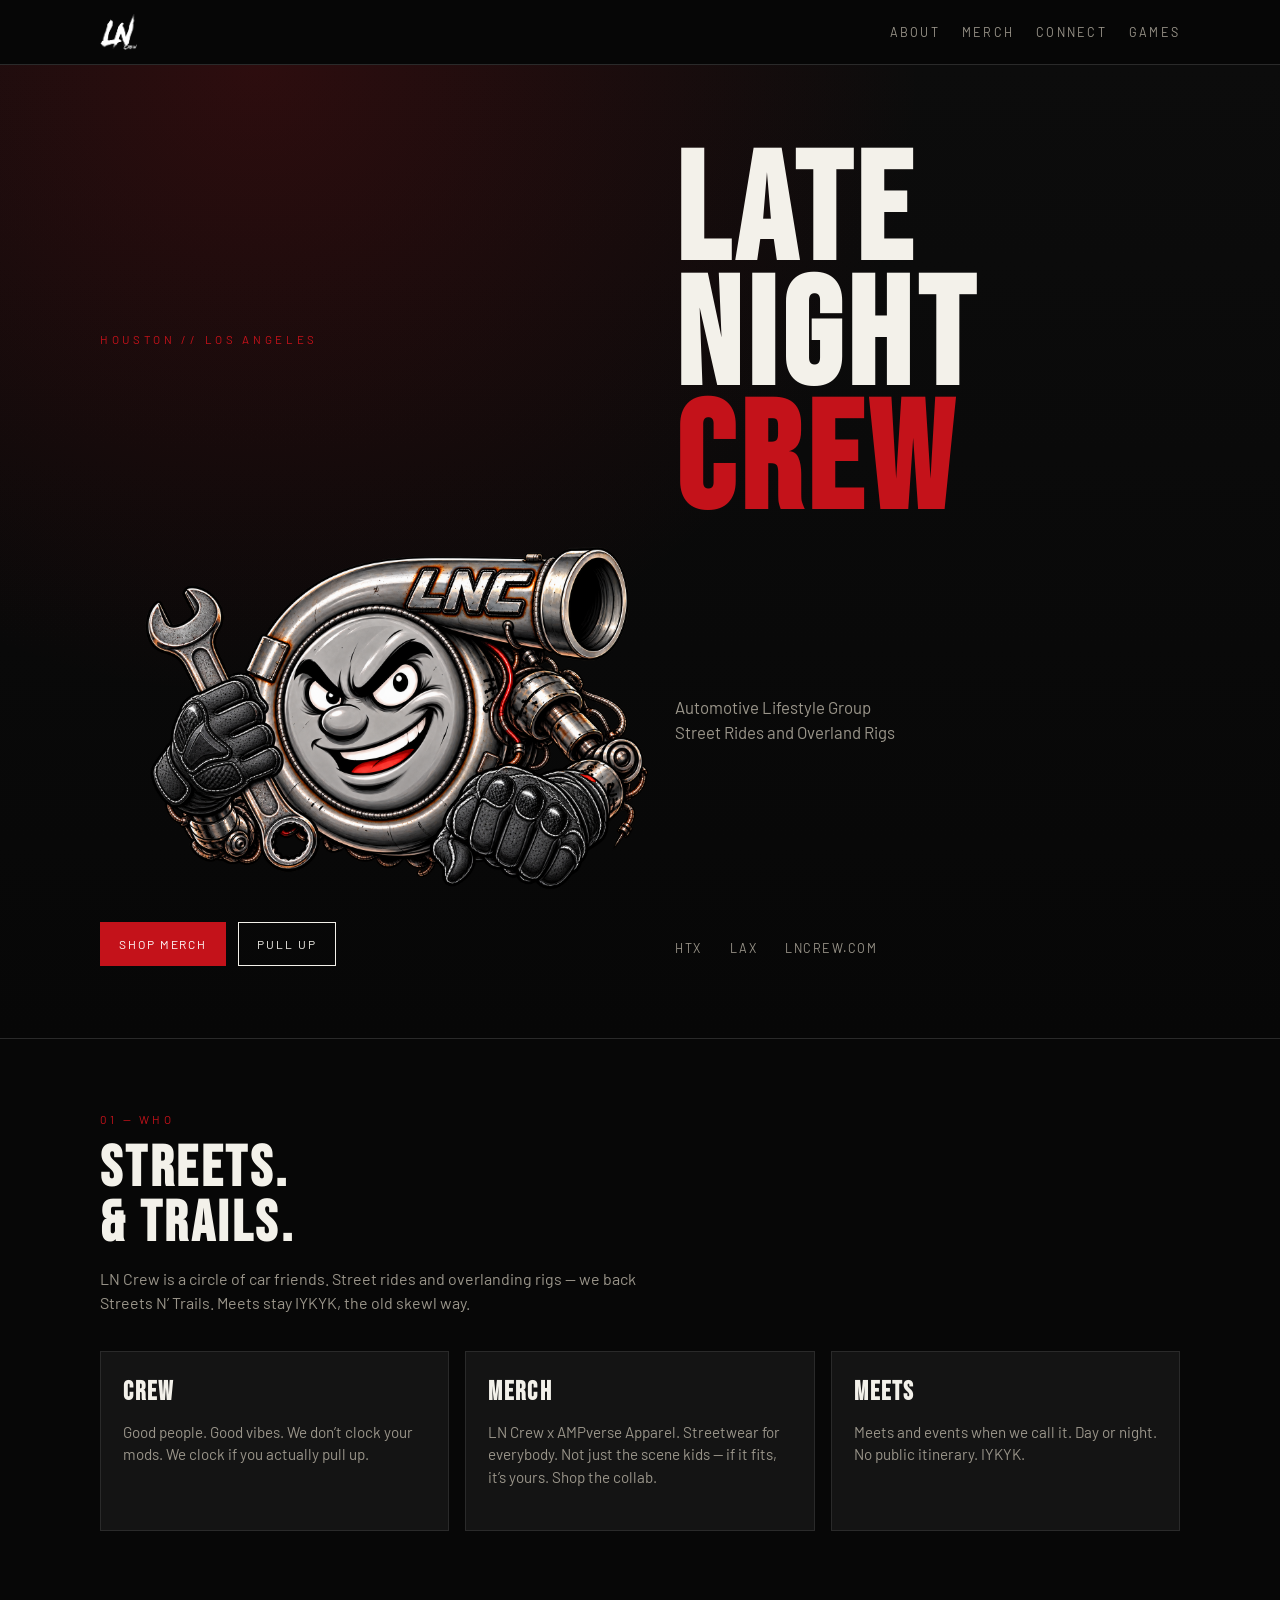
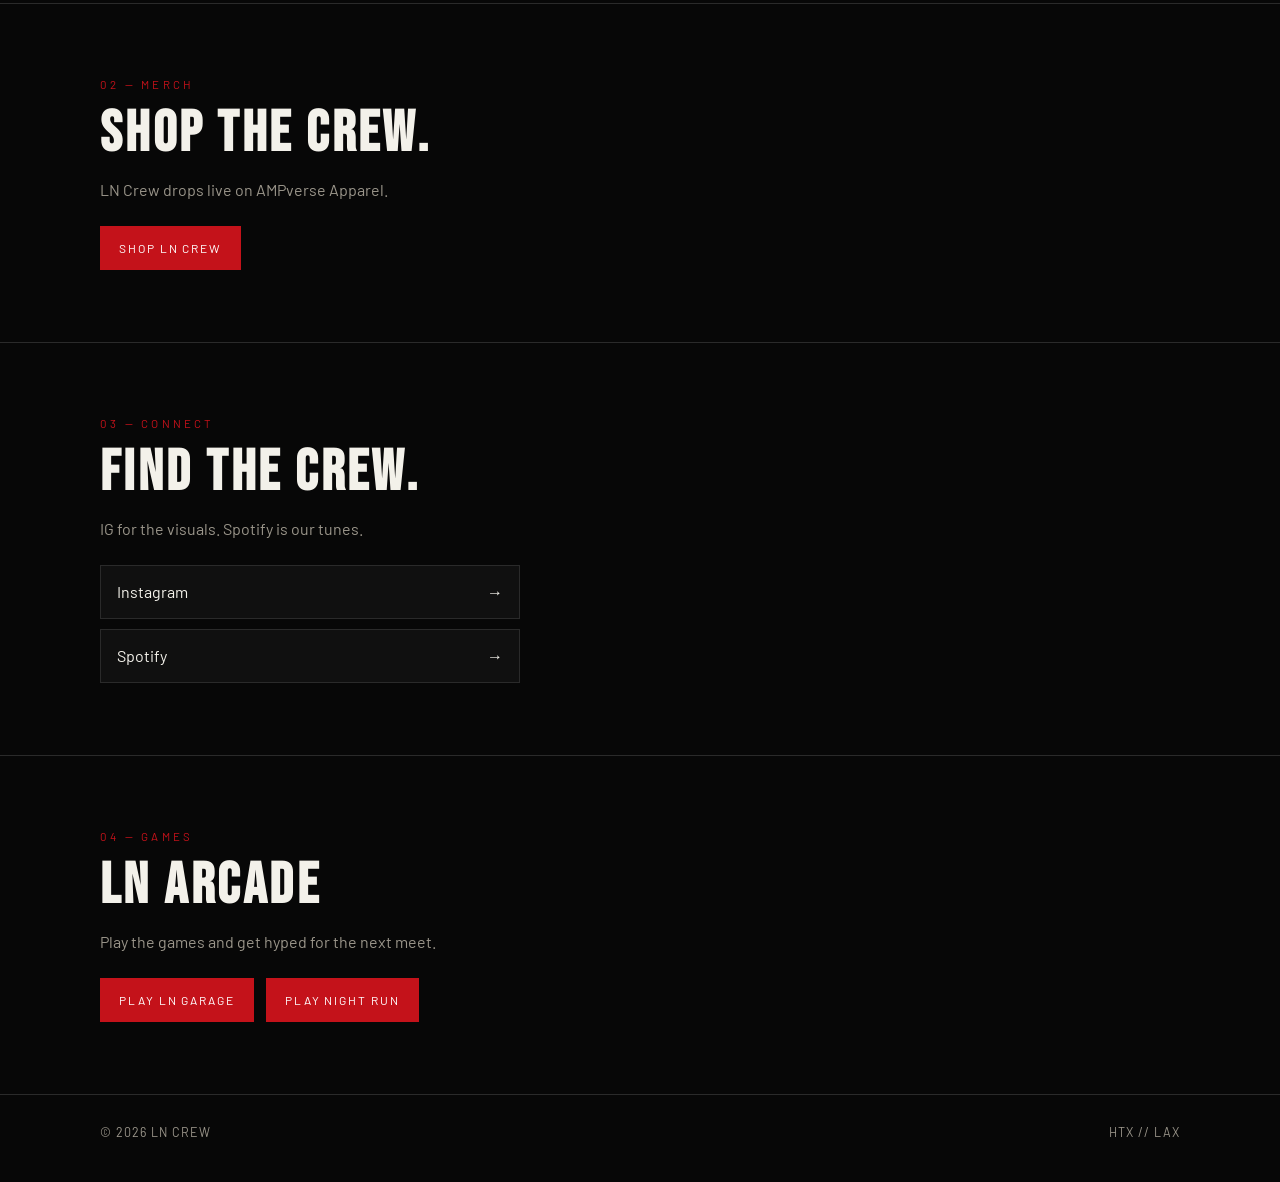
<file: index.html>
<!DOCTYPE html>
<html lang="en">
<head>
  <meta charset="UTF-8" />
  <meta name="viewport" content="width=device-width, initial-scale=1" />
  <title>LN CREW — Late Night Crew</title>
  <link rel="icon" href="favicon.png" type="image/png" />
<link rel="apple-touch-icon" href="favicon.png" />
  <meta name="description" content="Late Night Crew. Houston. Merch, meets, late hours." />
  <link rel="preconnect" href="https://fonts.googleapis.com" />
  <link rel="preconnect" href="https://fonts.gstatic.com" crossorigin />
  <link href="https://fonts.googleapis.com/css2?family=Barlow:wght@400;500;600&family=Bebas+Neue&display=swap" rel="stylesheet" />
  <link rel="stylesheet" href="css/style.css" />
</head>
<body>
  <header class="nav">
    <div class="wrap nav-inner">
      <a class="wordmark" href="#top">
  <img src="images/ln-logo.png" alt="LN Crew" />
</a>
      <nav class="nav-links">
        <a class="nav-link hide-sm" href="#about">About</a>
        <a class="nav-link" href="#merch">Merch</a>
        <a class="nav-link" href="#connect">Connect</a>
        <a class="nav-link" href="#games">Games</a>
      </nav>
    </div>
  </header>

  <main id="top">
    <section class="hero">
      <div class="wrap hero-grid">
        <p class="kicker">Houston // Los Angeles</p>
        <h1>LATE<br />NIGHT<br /><em>CREW</em></h1>
        <img class="hero-pic" src="images/lnc-turbo.png" alt="LNC turbo" />
        <p class="tag">Automotive Lifestyle Group<br>Street Rides and Overland Rigs</p>
        <div class="actions">
          <a class="btn btn-solid" href="https://www.ampverseapparel.com/category/ln-crew" target="_blank" rel="noopener">Shop merch</a>
          <a class="btn btn-ghost" href="#connect">Pull up</a>
        </div>
        <div class="meta-row">
          <span>HTX</span>
          <span>LAX</span>
          <span>LNCrew.com</span>
        </div>
      </div>
    </section>

    <section id="about">
      <div class="wrap">
        <p class="sec-label">01 — Who</p>
        <h2>Streets.<br />& Trails.</h2>
        <p class="lede">
          LN Crew is a circle of car friends. Street rides and overlanding rigs — we back Streets N’ Trails. Meets stay IYKYK, the old skewl way.
        
        </p>
        <div class="cards">
          <article class="card">
            <h3>CREW</h3>
            <p>Good people. Good vibes. We don’t clock your mods. We clock if you actually pull up.</p>
              
          </article>
          <article class="card">
            <h3>MERCH</h3>
            <p>LN Crew x AMPverse Apparel. Streetwear for everybody. Not just the scene kids — if it fits, it’s yours. Shop the collab.</p>
          </article>
          <article class="card">
            <h3>MEETS</h3>
            <p>Meets and events when we call it. Day or night. No public itinerary. IYKYK.</p>
           
          </article>
        </div>
      </div>
    </section>

        <section id="merch">
      <div class="wrap">
        <p class="sec-label">02 — Merch</p>
        <h2>Shop the crew.</h2>
        <p class="lede">
          LN Crew drops live on AMPverse Apparel.
        </p>
        <div class="actions" style="margin-top: 24px;">
          <a class="btn btn-solid" href="https://www.ampverseapparel.com/category/ln-crew" target="_blank" rel="noopener">Shop LN Crew</a>
          
        </div>
      </div>
    </section>

    <section id="connect">
      <div class="wrap">
        <p class="sec-label">03 — Connect</p>
        <h2>Find the crew.</h2>
        <p class="lede">
  IG for the visuals. Spotify is our tunes.
</p>
        <div class="links">
          <a href="https://instagram.com/l.n.crew" target="_blank" rel="noopener">Instagram <span>→</span></a>
          <a href="https://open.spotify.com/artist/1G2NHHUly0PapoErdiLo6Z?si=BLTj8b4iSQiFhgiHpY3kBA/" target="_blank" rel="noopener">Spotify <span>→</span></a>
          
        </div>
      </div>
    </section>

    <section id="games">
      <div class="wrap">
        <p class="sec-label">04 — Games</p>
        <h2>LN Arcade</h2>
        <p class="lede">
          Play the games and get hyped for the next meet.
        </p>
        <div class="actions" style="margin-top: 24px;">
          <a class="btn btn-solid" href="game-garage.html" target="_blank" rel="noopener">Play LN Garage</a>
          <a class="btn btn-solid" href="game-nightrun.html" target="_blank" rel="noopener">Play Night Run</a>
          
        </div>
      </div>
    </section>
 
  </main>

  <footer class="footer wrap">
    <span>© 2026 LN CREW</span>
    <span>HTX // LAX</span>
  </footer>
</body>
</html>
</file>
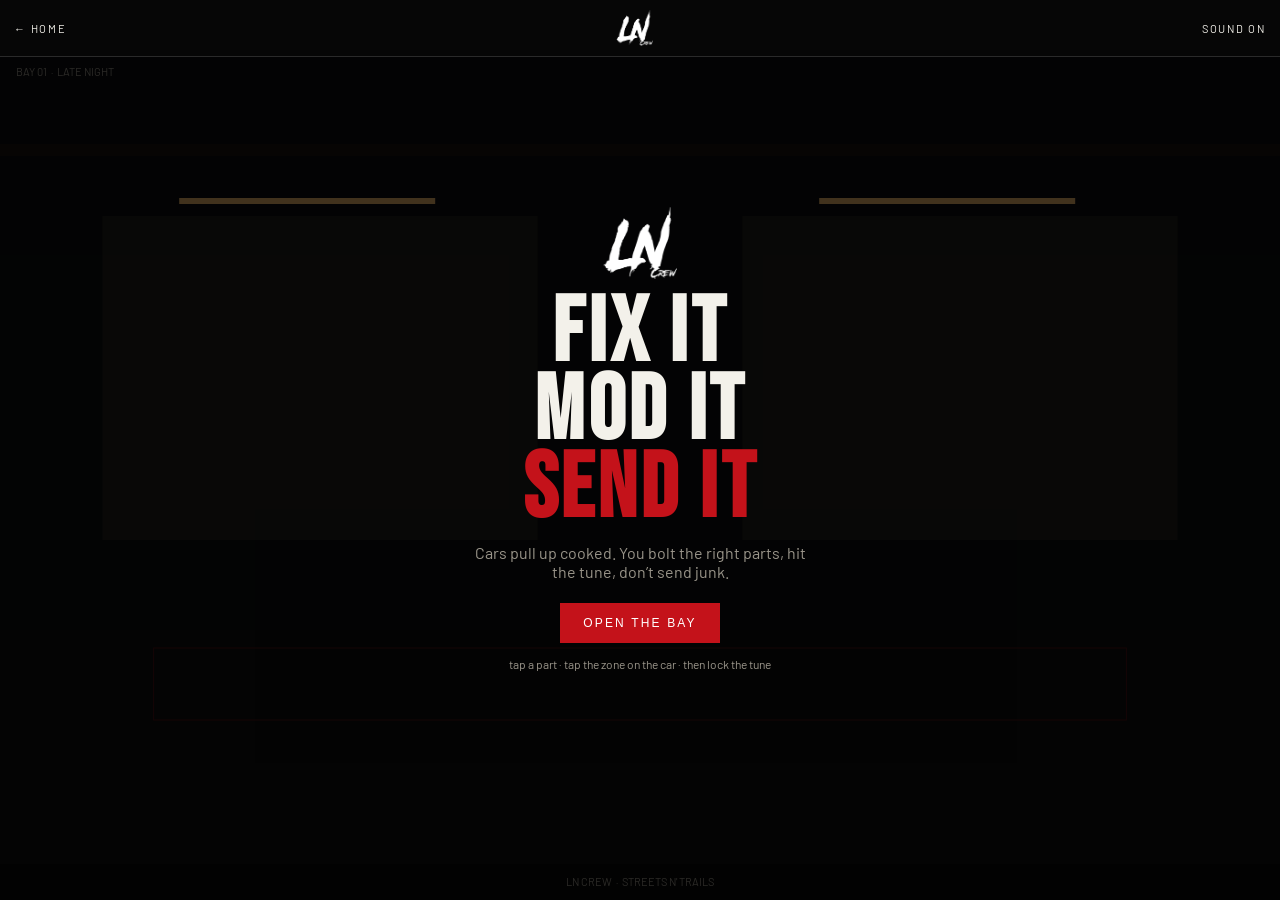
<file: game-garage.html>
<!DOCTYPE html>
<html lang="en">
<head>
  <meta charset="UTF-8" />
  <meta name="viewport" content="width=device-width, initial-scale=1, maximum-scale=1, user-scalable=no" />
  <title>GARAGE — LN CREW</title>
  <link rel="icon" href="favicon.png" type="image/png" />
  <link rel="preconnect" href="https://fonts.googleapis.com" />
  <link rel="preconnect" href="https://fonts.gstatic.com" crossorigin />
  <link href="https://fonts.googleapis.com/css2?family=Bebas+Neue&family=Barlow:wght@500;600&display=swap" rel="stylesheet" />
  <style>
    :root { --bg:#070707; --red:#c4121a; --ink:#f3f1ea; --muted:#9a958a; }
    * { box-sizing: border-box; margin: 0; padding: 0; }
    html, body { height: 100%; background: var(--bg); color: var(--ink); font-family: Barlow, sans-serif; overflow: hidden; }
    .bar {
      position: fixed; top: 0; left: 0; right: 0; z-index: 8;
      display: flex; align-items: center; justify-content: space-between;
      padding: 10px 14px; background: rgba(7,7,7,.88); border-bottom: 1px solid #2a2a2a;
    }
    .bar a { color: inherit; text-decoration: none; }
    .home-link { color: #9a958a; letter-spacing: .16em; font-size: 11px; text-transform: uppercase; }
    .home-link:hover { color: #fff; }
    .mark img { height: 36px; width: auto; display: block; }
    .overlay-logo { height: 72px; width: auto; margin: 0 auto 16px; display: block; }
    canvas { display: block; width: 100%; height: 100%; background: #070707; }
    #hud {
      position: fixed; left: 14px; right: 14px; top: 52px; z-index: 4;
      display: none; justify-content: space-between; pointer-events: none;
      font-family: "Bebas Neue", Impact, sans-serif; letter-spacing: .08em; font-size: 22px;
    }
    #hud.show { display: flex; }
    #hud small { display: block; color: var(--muted); font-family: Barlow, sans-serif; font-size: 10px; letter-spacing: .2em; text-transform: uppercase; }
    #job {
      position: fixed; left: 14px; right: 14px; top: 108px; z-index: 4; display: none;
      background: rgba(8,8,8,.78); border: 1px solid #2a2a2a; padding: 8px 10px; pointer-events: none;
    }
    #job.show { display: block; }
    #job h3 { font-family: "Bebas Neue", Impact, sans-serif; font-size: 20px; letter-spacing: .06em; }
    #job h3 b { color: var(--red); }
    #job p { font-size: 12px; color: var(--muted); margin-top: 2px; }
    #timerbar { height: 4px; background: #1a1a1a; margin-top: 8px; }
    #timerbar > i { display: block; height: 100%; width: 100%; background: var(--red); }
    #overlay {
      position: fixed; inset: 0; z-index: 6; display: flex; align-items: center; justify-content: center;
      background: rgba(0,0,0,.72); text-align: center; padding: 24px;
    }
    #overlay.hidden { display: none; }
    #overlay h1 { font-family: "Bebas Neue", Impact, sans-serif; font-size: clamp(48px, 14vw, 92px); line-height: .85; letter-spacing: .04em; }
    #overlay h1 em { font-style: normal; color: var(--red); }
    #overlay p { color: var(--muted); margin: 14px auto 22px; max-width: 340px; }
    .btn {
      display: inline-block; border: 1px solid var(--red); color: #fff; background: var(--red);
      padding: 12px 22px; letter-spacing: .18em; text-transform: uppercase; font-size: 12px; cursor: pointer;
    }
    .hint { margin-top: 16px; font-size: 12px; color: #6b675f; }
    #toast {
      position: fixed; left: 50%; top: 42%; transform: translate(-50%,-50%); z-index: 7;
      font-family: "Bebas Neue", Impact, sans-serif; font-size: 34px; letter-spacing: .08em;
      color: #fff; text-shadow: 0 4px 18px #000; pointer-events: none; opacity: 0;
    }
    #tune {
      position: fixed; left: 14px; right: 14px; bottom: 118px; z-index: 5;
      background: rgba(8,8,8,.92); border: 1px solid #3a1518; padding: 12px; display: none;
    }
    #tune.show { display: block; }
    #tune .lbl { font-size: 12px; letter-spacing: .16em; color: var(--red); }
    #tune .track { position: relative; height: 28px; background: #161616; margin: 10px 0 12px; overflow: hidden; }
    #tune .sweet { position: absolute; top: 0; bottom: 0; background: rgba(196,18,26,.35); border-left: 2px solid var(--red); border-right: 2px solid var(--red); }
    #tune .needle { position: absolute; top: 0; bottom: 0; width: 3px; background: #f3f1ea; }
    #bench {
      position: fixed; left: 0; right: 0; bottom: 0; z-index: 4; display: none;
      padding: 8px 8px 12px; background: linear-gradient(180deg, transparent, #070707 18%);
    }
    #bench.show { display: block; }
    #parts { display: grid; grid-template-columns: repeat(4, 1fr); gap: 7px; }
    .part {
      border: 1px solid #2a2a2a; background: #121212; color: var(--ink);
      font-family: Barlow, sans-serif; font-size: 11px; letter-spacing: .04em;
      padding: 10px 4px 8px; text-align: center; cursor: pointer; min-height: 58px;
    }
    .part.on { border-color: var(--red); background: #2a0c12; color: #fff; }
    .part .ico { font-size: 16px; display: block; margin-bottom: 3px; color: var(--red); }
  </style>
</head>
<body>
  <div class="bar">
    <a class="home-link" href="https://lncrew.com/">← Home</a>
    <a class="mark" href="https://lncrew.com/" title="LN Crew home">
      <img src="images/ln-logo.png" alt="LN Crew" onerror="this.src='https://lncrew.com/images/ln-logo.png'" />
    </a>
    <a class="home-link" href="#" id="muteBtn" style="text-align:right">Sound on</a>
  </div>
  <div id="hud">
    <div><small>Cash</small>$<span id="cash">0</span></div>
    <div style="text-align:center"><small>Job</small><span id="jobn">1</span>/6</div>
    <div style="text-align:right"><small>Best</small>$<span id="best">0</span></div>
  </div>
  <div id="job">
    <h3 id="carName">S14</h3>
    <p id="jobTxt">—</p>
    <div id="timerbar"><i id="tfill"></i></div>
  </div>
  <div id="toast"></div>
  <div id="tune">
    <div class="lbl" id="tuneLbl">BOOST TUNE</div>
    <div class="track">
      <div class="sweet" id="sweet"></div>
      <div class="needle" id="needle"></div>
    </div>
    <button class="btn" id="tuneHit" style="width:100%">Lock it</button>
  </div>
  <div id="bench"><div id="parts"></div></div>
  <div id="overlay">
    <div>
      <img class="overlay-logo" src="images/ln-logo.png" alt="LN Crew" onerror="this.src='https://lncrew.com/images/ln-logo.png'" />
      <h1>FIX IT<br />MOD IT<br /><em>SEND IT</em></h1>
      <p>Cars pull up cooked. You bolt the right parts, hit the tune, don’t send junk.</p>
      <button class="btn" id="startBtn">Open the bay</button>
      <p class="hint">tap a part · tap the zone on the car · then lock the tune</p>
    </div>
  </div>
  <canvas id="c"></canvas>
  <script>
  (() => {
    const canvas = document.getElementById("c");
    const ctx = canvas.getContext("2d");
    const overlay = document.getElementById("overlay");
    const startBtn = document.getElementById("startBtn");
    const hud = document.getElementById("hud");
    const jobBox = document.getElementById("job");
    const bench = document.getElementById("bench");
    const partsEl = document.getElementById("parts");
    const toast = document.getElementById("toast");
    const tuneBox = document.getElementById("tune");
    const sweet = document.getElementById("sweet");
    const needle = document.getElementById("needle");
    const LOGO = "images/ln-logo.png";
    const LOGO_FB = "https://lncrew.com/images/ln-logo.png";
    const BEST_KEY = "lncrew_garage_best";
    let best = Number(localStorage.getItem(BEST_KEY) || 0);
    document.getElementById("best").textContent = String(best);

    const sfx = {
      ctx: null, muted: false,
      unlock() { if (!this.ctx) this.ctx = new (window.AudioContext || window.webkitAudioContext)(); if (this.ctx.state === "suspended") this.ctx.resume(); },
      beep(freq, dur, type, gain) {
        if (this.muted || !this.ctx) return;
        const o = this.ctx.createOscillator(); const g = this.ctx.createGain();
        o.type = type || "square"; o.frequency.value = freq;
        g.gain.setValueAtTime(gain || 0.08, this.ctx.currentTime);
        g.gain.exponentialRampToValueAtTime(0.001, this.ctx.currentTime + dur);
        o.connect(g); g.connect(this.ctx.destination); o.start(); o.stop(this.ctx.currentTime + dur);
      },
      wrench() { this.beep(180, 0.06); this.beep(320, 0.08); },
      wrong() { this.beep(110, 0.18, "sawtooth", 0.08); },
      cash() { this.beep(520, 0.08); this.beep(740, 0.12); },
      lock() { this.beep(440, 0.1, "triangle", 0.07); }
    };
    document.getElementById("muteBtn").addEventListener("click", (e) => {
      e.preventDefault();
      sfx.muted = !sfx.muted;
      e.currentTarget.textContent = sfx.muted ? "Sound off" : "Sound on";
    });

    let W = 420, H = 780, dpr = 1;
    function resize() {
      dpr = Math.min(window.devicePixelRatio || 1, 2);
      W = window.innerWidth;
      H = window.innerHeight;
      canvas.width = W * dpr;
      canvas.height = H * dpr;
      ctx.setTransform(dpr, 0, 0, dpr, 0, 0);
    }
    window.addEventListener("resize", resize);
    resize();

    const CATALOG = [
      { id:"turbo", name:"T3 TURBO", ico:"◉", slot:"engine" },
      { id:"manifold", name:"ELBOW", ico:"∟", slot:"engine" },
      { id:"coils", name:"COILOVERS", ico:"∥", slot:"susp" },
      { id:"arms", name:"LCA ARMS", ico:"⋀", slot:"susp" },
      { id:"wheels", name:"TE37s", ico:"⊕", slot:"wheels" },
      { id:"tires", name:"NT05s", ico:"○", slot:"wheels" },
      { id:"pads", name:"PADS", ico:"▣", slot:"brakes" },
      { id:"lines", name:"SS LINES", ico:"≈", slot:"brakes" },
      { id:"lip", name:"FRONT LIP", ico:"▾", slot:"body" },
      { id:"wing", name:"TRUNK WING", ico:"▬", slot:"body" },
      { id:"ecu", name:"PIGGYBACK", ico:"▦", slot:"tune" },
      { id:"waste", name:"WASTEGATE", ico:"◎", slot:"engine" },
      { id:"intake", name:"SHORT RAM", ico:"S", slot:"engine" },
      { id:"camber", name:"CAMBER KIT", ico:"∠", slot:"susp" },
      { id:"rotors", name:"SLOTTED", ico:"⊗", slot:"brakes" },
      { id:"wrap", name:"LN WRAP", ico:"LN", slot:"body" }
    ];
    const BUILDS = [
      { name:"S14 KOUKI", kind:"s14", color:["#c4121a","#5a0a14"], jobs:[["engine","boost leak — turbo’s cooked"],["brakes","pads glazed"],["susp","needs drop"]] },
      { name:"R32 GT-R", kind:"r32", color:["#d6d0c6","#6a6660"], jobs:[["engine","stock snail gotta go"],["wheels","curbed factory steels"],["body","needs the wing"]] },
      { name:"FD RX-7", kind:"fd", color:["#1a1c20","#0a0a0a"], jobs:[["engine","apex seals begging"],["tune","map’s a mess"],["susp","sits too tall"]] },
      { name:"Z32 TT", kind:"z32", color:["#2c4a6e","#142232"], jobs:[["brakes","cooked rotors"],["wheels","need real shoes"],["body","lip smashed"]] },
      { name:"EG HATCH", kind:"eg", color:["#e8e2d6","#8a8480"], jobs:[["susp","bagged wrong"],["engine","needs pull"],["body","LN wrap that lid"]] },
      { name:"180SX", kind:"180", color:["#3a2a12","#1a1208"], jobs:[["tune","running pig rich"],["brakes","lines swelling"],["wheels","TE37s or stay home"]] }
    ];
    const SLOTS = {
      engine: { x: 0.5, y: 0.38, r: 0.08, label:"ENGINE" },
      susp:   { x: 0.28, y: 0.52, r: 0.07, label:"SUSP" },
      brakes: { x: 0.72, y: 0.52, r: 0.07, label:"BRAKES" },
      wheels: { x: 0.28, y: 0.62, r: 0.07, label:"WHEELS" },
      body:   { x: 0.72, y: 0.62, r: 0.07, label:"BODY" },
      tune:   { x: 0.5, y: 0.47, r: 0.07, label:"ECU" }
    };
    const pick = a => a[(Math.random()*a.length)|0];
    const clamp = (v,a,b) => Math.max(a, Math.min(b,v));

    const S = { screen:"menu", cash:0, jobI:0, time:1, timeMax:1, car:null, needed:[], done:{}, selected:null, tune:null, shift:6, busy:false, last:0 };

    const logoImg = new Image();
    logoImg.src = LOGO;
    logoImg.onerror = () => { logoImg.src = LOGO_FB; };
    function drawLogo(x,y,w){
      if(!logoImg.complete || !logoImg.naturalWidth) return;
      const h = w * (logoImg.naturalHeight / logoImg.naturalWidth);
      ctx.drawImage(logoImg, x-w/2, y-h/2, w, h);
    }

    function showToast(t){
      toast.textContent = t; toast.style.opacity = "1";
      clearTimeout(showToast._id);
      showToast._id = setTimeout(() => toast.style.opacity = "0", 800);
    }
    function partsForJob(needed){
      const must = needed.map(n => pick(CATALOG.filter(p => p.slot === n.slot)));
      const decoy = [];
      while (decoy.length < 4) {
        const p = pick(CATALOG);
        if (!must.find(m => m.id === p.id) && !decoy.find(d => d.id === p.id)) decoy.push(p);
      }
      return must.concat(decoy).sort(() => Math.random() - 0.5);
    }
    function nextJob(){
      S.busy = false;
      if (S.jobI >= S.shift) { endShift(); return; }
      const build = BUILDS[S.jobI % BUILDS.length];
      const jobs = build.jobs.slice(0, 3 + (S.jobI > 2 ? 1 : 0));
      S.car = { ...build, x: W + 80, inX: W * 0.5 };
      S.needed = jobs.map(j => ({ slot: j[0], txt: j[1], done: false }));
      S.done = {}; S.selected = null; S.tune = null;
      S.timeMax = 22 - Math.min(8, S.jobI * 1.2); S.time = S.timeMax;
      tuneBox.classList.remove("show");
      document.getElementById("carName").innerHTML = build.name + " <b>BAY " + (S.jobI + 1) + "</b>";
      document.getElementById("jobTxt").textContent = jobs.map(j => j[1]).join(" · ");
      document.getElementById("jobn").textContent = String(S.jobI + 1);
      partsEl.innerHTML = "";
      partsForJob(S.needed).forEach(p => {
        const b = document.createElement("button");
        b.className = "part";
        b.innerHTML = '<span class="ico">' + p.ico + "</span>" + p.name;
        b.onclick = () => {
          if (S.screen !== "play" || S.tune) return;
          S.selected = p;
          [...partsEl.children].forEach(el => el.classList.toggle("on", el === b));
        };
        partsEl.appendChild(b);
      });
      bench.classList.add("show");
    }
    function startShift(){
      sfx.unlock();
      S.screen = "play"; S.cash = 0; S.jobI = 0;
      overlay.classList.add("hidden");
      hud.classList.add("show");
      jobBox.classList.add("show");
      document.getElementById("cash").textContent = "0";
      nextJob();
    }
    function payday(mult){
      const tip = Math.floor((180 + S.jobI * 40) * (S.time / S.timeMax) * mult);
      S.cash += tip;
      document.getElementById("cash").textContent = String(S.cash);
      showToast("+$" + tip); sfx.cash();
      S.jobI++;
      setTimeout(nextJob, 700);
    }
    function failJob(why){
      if (S.busy) return;
      S.busy = true;
      showToast(why); sfx.wrong();
      S.jobI++;
      setTimeout(nextJob, 800);
    }
    function endShift(){
      S.screen = "done";
      if (S.cash > best) { best = S.cash; localStorage.setItem(BEST_KEY, String(best)); }
      document.getElementById("best").textContent = String(best);
      bench.classList.remove("show");
      hud.classList.remove("show");
      jobBox.classList.remove("show");
      tuneBox.classList.remove("show");
      overlay.classList.remove("hidden");
      overlay.querySelector("h1").innerHTML = "SHIFT<br />DONE<br /><em>$" + S.cash + "</em>";
      overlay.querySelector("p").textContent = S.cash >= 900
        ? "Pack’s rolling cleaner. You actually wrench."
        : "Some cars left half-done. Crew clocks that.";
      startBtn.textContent = "Run it back";
    }
    function openTune(){
      const kinds = [
        { name:"BOOST TUNE", sweet:.62, w:.14 },
        { name:"ALIGNMENT", sweet:.48, w:.12 },
        { name:"AFR LOCK", sweet:.55, w:.11 }
      ];
      S.tune = { ...pick(kinds), pos: 0, dir: 1, speed: 0.018 + S.jobI * 0.003 };
      document.getElementById("tuneLbl").textContent = S.tune.name;
      sweet.style.left = (S.tune.sweet * 100) + "%";
      sweet.style.width = (S.tune.w * 100) + "%";
      sweet.style.transform = "translateX(-50%)";
      tuneBox.classList.add("show");
    }
    document.getElementById("tuneHit").onclick = () => {
      if (!S.tune) return;
      const hit = Math.abs(S.tune.pos - S.tune.sweet) <= S.tune.w / 2;
      tuneBox.classList.remove("show");
      S.tune = null;
      sfx.lock();
      payday(hit ? 1.35 : 0.7);
    };
    startBtn.onclick = startShift;

    canvas.addEventListener("pointerdown", e => {
      if (S.screen !== "play" || S.tune || !S.selected) return;
      const rect = canvas.getBoundingClientRect();
      const x = (e.clientX - rect.left) / rect.width;
      const y = (e.clientY - rect.top) / rect.height;
      for (const need of S.needed) {
        if (need.done) continue;
        const sl = SLOTS[need.slot];
        const dx = x - sl.x, dy = y - sl.y;
        if (dx * dx + dy * dy <= (sl.r + 0.04) * (sl.r + 0.04)) {
          if (S.selected.slot === need.slot) {
            need.done = true;
            S.done[need.slot] = S.selected.id;
            showToast(S.selected.name + " ON");
            sfx.wrench();
            S.selected = null;
            [...partsEl.children].forEach(el => el.classList.remove("on"));
            if (S.needed.every(n => n.done)) openTune();
          } else {
            S.time -= 3;
            showToast("WRONG PART");
            sfx.wrong();
          }
          return;
        }
      }
    });

    function bodyPath(w, h) {
      const hw = w / 2, hh = h / 2;
      ctx.beginPath();
      ctx.moveTo(-hw + 8, hh - 5); ctx.lineTo(-hw, hh - 26); ctx.lineTo(-hw + 6, -hh + 32);
      ctx.lineTo(-hw + 16, -hh + 7); ctx.lineTo(hw - 16, -hh + 7); ctx.lineTo(hw - 6, -hh + 32);
      ctx.lineTo(hw, hh - 26); ctx.lineTo(hw - 8, hh - 5); ctx.closePath();
    }
    function drawCar() {
      if (!S.car) return;
      const x = S.car.x, y = H * 0.54, w = Math.min(78, W * 0.18), h = w * 2.15;
      ctx.save(); ctx.translate(x, y); ctx.rotate(-Math.PI / 2);
      ctx.fillStyle = "rgba(0,0,0,.5)";
      ctx.beginPath(); ctx.ellipse(0, 10, w * 0.5, h * 0.46, 0, 0, Math.PI * 2); ctx.fill();
      ctx.fillStyle = S.car.color[0]; bodyPath(w, h); ctx.fill();
      ctx.fillStyle = S.car.color[1]; ctx.fillRect(-w / 2 + 8, -20, w - 16, 18);
      ctx.fillStyle = "#151c24"; ctx.fillRect(-w / 2 + 14, -h / 2 + 18, w - 28, 28);
      ctx.fillStyle = "#c4121a"; ctx.fillRect(-16, h / 2 - 10, 32, 6);
      ctx.restore();
      if (S.done.body === "wrap") drawLogo(x, y - 8, 36);
    }
    function drawSlots() {
      for (const need of S.needed) {
        const sl = SLOTS[need.slot];
        const x = sl.x * W, y = sl.y * H, r = sl.r * Math.min(W, H);
        ctx.beginPath(); ctx.arc(x, y, r, 0, Math.PI * 2);
        ctx.fillStyle = need.done ? "rgba(196,18,26,.28)" : "rgba(243,241,234,.08)"; ctx.fill();
        ctx.lineWidth = 2;
        ctx.strokeStyle = need.done ? "#c4121a" : (S.selected && S.selected.slot === need.slot ? "#f3f1ea" : "#4a4a4a");
        ctx.stroke();
        ctx.fillStyle = need.done ? "#c4121a" : "#9a958a";
        ctx.font = "10px Barlow"; ctx.textAlign = "center";
        ctx.fillText(need.done ? "SET" : sl.label, x, y + 4);
      }
    }

    function loop(now) {
      requestAnimationFrame(loop);
      const dt = Math.min(0.05, S.last ? (now - S.last) / 1000 : 0.016);
      S.last = now;
      ctx.fillStyle = "#0c0d10"; ctx.fillRect(0, 0, W, H);
      ctx.fillStyle = "#1a1210"; ctx.fillRect(0, H * 0.16, W, 12);
      ctx.fillStyle = "rgba(255,210,140,.08)";
      ctx.fillRect(W * 0.08, H * 0.24, W * 0.34, H * 0.36);
      ctx.fillRect(W * 0.58, H * 0.24, W * 0.34, H * 0.36);
      ctx.fillStyle = "#e8b56a";
      ctx.fillRect(W * 0.14, H * 0.22, W * 0.2, 6);
      ctx.fillRect(W * 0.64, H * 0.22, W * 0.2, 6);
      ctx.fillStyle = "#0e0e0e"; ctx.fillRect(0, H * 0.70, W, H);
      ctx.strokeStyle = "rgba(196,18,26,.35)";
      ctx.strokeRect(W * 0.12, H * 0.72, W * 0.76, H * 0.08);
      ctx.fillStyle = "#9a958a"; ctx.font = "11px Barlow"; ctx.textAlign = "left";
      ctx.fillText("BAY 01  ·  LATE NIGHT", 16, 76);
      ctx.fillStyle = "rgba(0,0,0,0.45)"; ctx.fillRect(0, H - 36, W, 36);
      ctx.fillStyle = "#9a958a"; ctx.font = "11px Barlow"; ctx.textAlign = "center";
      ctx.fillText("LN CREW  ·  STREETS N' TRAILS", W / 2, H - 14);

      if (S.screen !== "play" || !S.car) return;
      S.car.x += (S.car.inX - S.car.x) * 0.08;
      if (!S.tune && S.needed.some(n => !n.done)) {
        S.time -= dt;
        if (S.time <= 0) { S.time = 0; failJob("TOOK TOO LONG"); }
      }
      const pct = clamp(S.time / S.timeMax, 0, 1);
      document.getElementById("tfill").style.width = (pct * 100) + "%";
      document.getElementById("tfill").style.background = pct < 0.25 ? "#e31b24" : "#c4121a";
      if (S.tune) {
        S.tune.pos += S.tune.dir * S.tune.speed * (dt * 60);
        if (S.tune.pos > 1) { S.tune.pos = 1; S.tune.dir = -1; }
        if (S.tune.pos < 0) { S.tune.pos = 0; S.tune.dir = 1; }
        needle.style.left = (S.tune.pos * 100) + "%";
      }
      drawCar();
      drawSlots();
    }
    requestAnimationFrame(loop);
  })();
  </script>
</body>
</html>
</file>
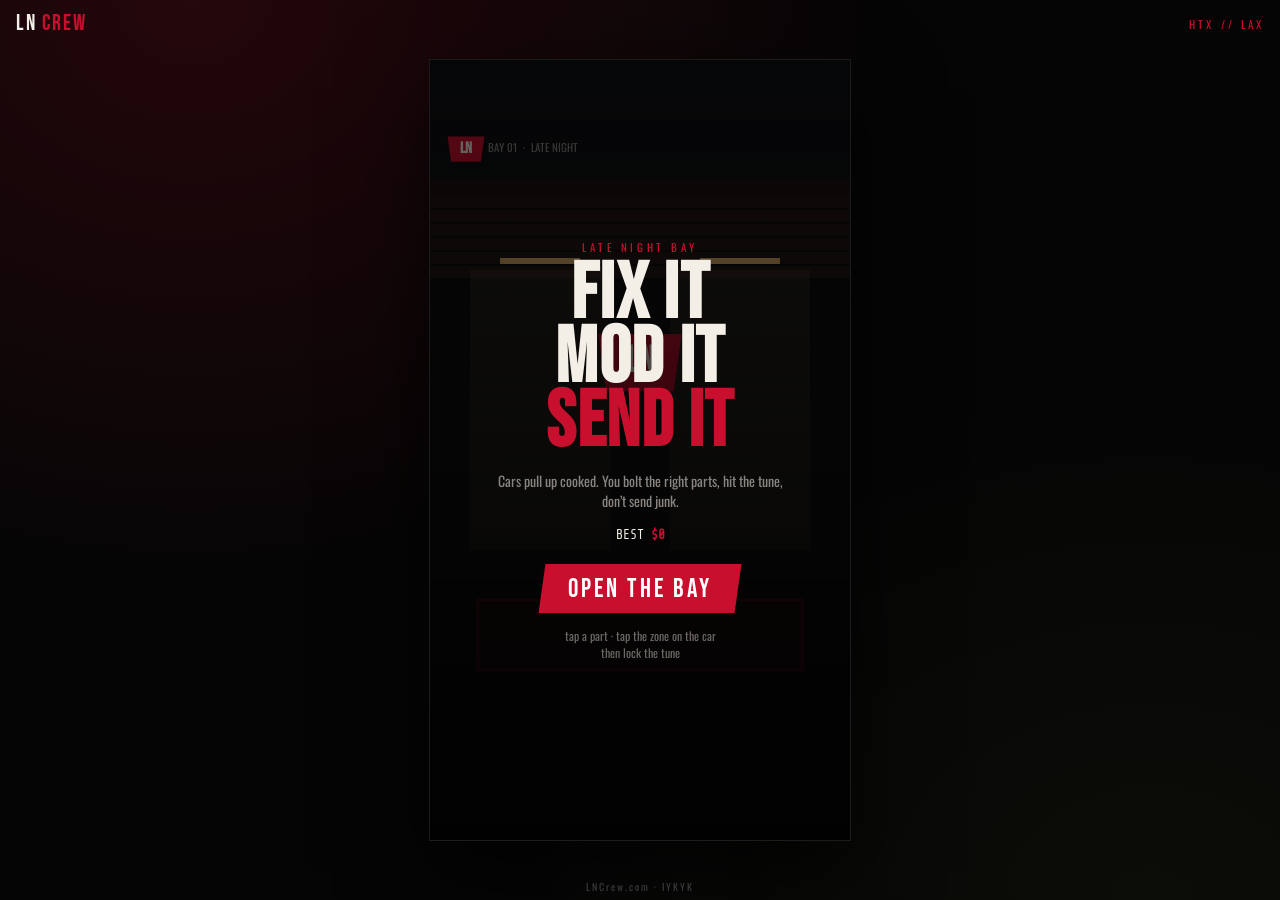
<file: game-garege.html>
<!DOCTYPE html>
<html lang="en">
<head>
  <meta charset="UTF-8" />
  <meta name="viewport" content="width=device-width, initial-scale=1, maximum-scale=1, user-scalable=no" />
  <title>LN CREW — GARAGE</title>
  <meta name="description" content="Late Night Crew garage. Fix it. Mod it. Send it." />
  <link rel="preconnect" href="https://fonts.googleapis.com" />
  <link rel="preconnect" href="https://fonts.gstatic.com" crossorigin />
  <link href="https://fonts.googleapis.com/css2?family=Bebas+Neue&family=Oswald:wght@400;600;700&family=Share+Tech+Mono&display=swap" rel="stylesheet" />
  <style>
    :root { --bg:#050505; --red:#c8102e; --hot:#ff1a3c; --cream:#f3eee6; --muted:#8a8480; --steel:#2a2d32; }
    * { box-sizing:border-box; margin:0; padding:0; }
    html, body {
      width:100%; height:100%; background:var(--bg); color:var(--cream);
      font-family:"Oswald", system-ui, sans-serif; overflow:hidden;
      touch-action:manipulation; user-select:none; -webkit-user-select:none;
    }
    #wrap {
      width:100%; height:100%; display:flex; align-items:center; justify-content:center;
      background:
        radial-gradient(ellipse at 15% 0%, rgba(200,16,46,.16), transparent 46%),
        radial-gradient(ellipse at 90% 100%, rgba(40,40,20,.2), transparent 40%),
        #050505;
    }
    header.brand {
      position:absolute; top:10px; left:0; right:0; z-index:6;
      display:flex; justify-content:space-between; align-items:center; padding:0 16px;
      pointer-events:none;
    }
    header.brand .mark { font-family:"Bebas Neue", sans-serif; letter-spacing:.08em; font-size:22px; }
    header.brand .mark span { color:var(--red); }
    header.brand .loc { font-size:11px; letter-spacing:.28em; color:var(--red); }
    #stage {
      position:relative; width:min(420px,100vw); height:min(780px,100dvh);
      background:#090909; box-shadow:0 0 0 1px #1c1c1c, 0 30px 80px rgba(0,0,0,.7);
      overflow:hidden;
    }
    canvas { display:block; width:100%; height:100%; }
    #hud { position:absolute; inset:0; z-index:3; pointer-events:none; }
    #hud.hidden { display:none; }
    #hud .top {
      display:flex; justify-content:space-between; padding:14px 12px 0;
      font-family:"Share Tech Mono", monospace; font-size:12px; letter-spacing:.05em;
    }
    #hud .muted { color:var(--muted); }
    #job {
      position:absolute; left:10px; right:10px; top:46px;
      background:rgba(8,8,8,.78); border:1px solid #2a1216; padding:8px 10px;
      pointer-events:none;
    }
    #job h3 { font-family:"Bebas Neue", sans-serif; font-size:20px; letter-spacing:.06em; color:var(--cream); }
    #job h3 b { color:var(--red); }
    #job p { font-size:12px; color:var(--muted); margin-top:2px; }
    #timerbar { height:4px; background:#1a1a1a; margin-top:8px; }
    #timerbar > i { display:block; height:100%; width:100%; background:var(--red); }
    #bench {
      position:absolute; left:0; right:0; bottom:0; z-index:4;
      padding:8px 8px 12px; background:linear-gradient(180deg, transparent, #070707 18%);
      pointer-events:auto;
    }
    #parts {
      display:grid; grid-template-columns:repeat(4,1fr); gap:7px;
    }
    .part {
      border:1px solid #2a2a2a; background:#121212; color:var(--cream);
      font-family:"Oswald", sans-serif; font-size:11px; letter-spacing:.04em;
      padding:10px 4px 8px; text-align:center; cursor:pointer;
      min-height:58px;
    }
    .part.on { border-color:var(--red); background:#2a0c12; color:#fff; }
    .part .ico { font-size:16px; display:block; margin-bottom:3px; color:var(--red); }
    #toast {
      position:absolute; left:50%; top:42%; transform:translate(-50%,-50%);
      font-family:"Bebas Neue", sans-serif; font-size:34px; letter-spacing:.08em;
      color:#fff; text-shadow:0 4px 18px #000; pointer-events:none; opacity:0;
      z-index:5;
    }
    #overlay {
      position:absolute; inset:0; z-index:7;
      display:flex; flex-direction:column; align-items:center; justify-content:center;
      background:linear-gradient(180deg, rgba(0,0,0,.55), rgba(0,0,0,.9));
      text-align:center; padding:22px 18px;
    }
    #overlay.hidden { display:none; }
    #overlay .sub { letter-spacing:.32em; font-size:11px; color:var(--red); text-transform:uppercase; }
    #overlay h1 {
      font-family:"Bebas Neue", sans-serif; font-size:clamp(48px,15vw,78px);
      line-height:.82; letter-spacing:.02em; margin-top:8px;
    }
    #overlay h1 .w { display:block; color:var(--cream); }
    #overlay h1 .r { display:block; color:var(--red); }
    #overlay .tag { margin-top:16px; color:var(--muted); max-width:300px; font-size:14px; line-height:1.4; }
    #overlay .stats { margin-top:16px; font-family:"Share Tech Mono", monospace; font-size:13px; }
    #overlay .stats b { color:var(--red); }
    button.cta {
      margin-top:22px; border:0; background:var(--red); color:#fff;
      font-family:"Bebas Neue", sans-serif; font-size:26px; letter-spacing:.12em;
      padding:10px 26px 8px; cursor:pointer; transform:skewX(-8deg);
    }
    button.cta span { display:inline-block; transform:skewX(8deg); }
    #overlay .how { margin-top:14px; font-size:12px; color:#6b6662; }
    #tune {
      position:absolute; left:12px; right:12px; bottom:96px; z-index:5;
      background:rgba(8,8,8,.92); border:1px solid #3a1518; padding:12px;
      display:none; pointer-events:auto;
    }
    #tune.show { display:block; }
    #tune .lbl { font-size:12px; letter-spacing:.16em; color:var(--red); }
    #tune .track { position:relative; height:28px; background:#161616; margin:10px 0 12px; overflow:hidden; }
    #tune .sweet { position:absolute; top:0; bottom:0; background:rgba(200,16,46,.35); border-left:2px solid var(--red); border-right:2px solid var(--red); }
    #tune .needle { position:absolute; top:0; bottom:0; width:3px; background:#f3eee6; }
    footer.credit {
      position:absolute; bottom:6px; left:0; right:0; text-align:center;
      font-size:10px; letter-spacing:.2em; color:#3a3a3a; z-index:8; pointer-events:none;
    }
  </style>
</head>
<body>
  <div id="wrap">
    <header class="brand">
      <div class="mark">LN <span>CREW</span></div>
      <div class="loc">HTX // LAX</div>
    </header>
    <div id="stage">
      <canvas id="game" width="420" height="780"></canvas>
      <div id="hud" class="hidden">
        <div class="top">
          <div>CASH $<span id="cash">0</span></div>
          <div class="muted">JOB <span id="jobn">1</span>/6</div>
          <div class="muted">BEST $<span id="best">0</span></div>
        </div>
        <div id="job">
          <h3 id="carName">S14</h3>
          <p id="jobTxt">—</p>
          <div id="timerbar"><i id="tfill"></i></div>
        </div>
      </div>
      <div id="toast"></div>
      <div id="tune">
        <div class="lbl" id="tuneLbl">BOOST TUNE</div>
        <div class="track">
          <div class="sweet" id="sweet"></div>
          <div class="needle" id="needle"></div>
        </div>
        <button class="cta" id="tuneHit" style="width:100%; transform:none; margin-top:0;"><span>LOCK IT</span></button>
      </div>
      <div id="bench" class="hidden">
        <div id="parts"></div>
      </div>
      <div id="overlay">
        <div class="sub">Late Night Bay</div>
        <h1><span class="w">FIX IT</span><span class="w">MOD IT</span><span class="r">SEND IT</span></h1>
        <p class="tag">Cars pull up cooked. You bolt the right parts, hit the tune, don’t send junk.</p>
        <div class="stats" id="menuStats"></div>
        <button class="cta" id="startBtn"><span>OPEN THE BAY</span></button>
        <div class="how">tap a part · tap the zone on the car<br/>then lock the tune</div>
      </div>
    </div>
    <footer class="credit">LNCrew.com · IYKYK</footer>
  </div>
<script>
(() => {
  const canvas = document.getElementById("game");
  const ctx = canvas.getContext("2d");
  const W = 420, H = 780;

  const overlay = document.getElementById("overlay");
  const hud = document.getElementById("hud");
  const bench = document.getElementById("bench");
  const partsEl = document.getElementById("parts");
  const toast = document.getElementById("toast");
  const tuneBox = document.getElementById("tune");
  const sweet = document.getElementById("sweet");
  const needle = document.getElementById("needle");
  const tuneLbl = document.getElementById("tuneLbl");
  const startBtn = document.getElementById("startBtn");
  const menuStats = document.getElementById("menuStats");

  const BEST_KEY = "lncrew_garage_best";
  let best = Number(localStorage.getItem(BEST_KEY) || 0);

  const CATALOG = [
    { id:"turbo", name:"T3 TURBO", ico:"◉", slot:"engine" },
    { id:"manifold", name:"ELBOW", ico:"∟", slot:"engine" },
    { id:"coils", name:"COILOVERS", ico:"∥", slot:"susp" },
    { id:"arms", name:"LCA ARMS", ico:"⋀", slot:"susp" },
    { id:"wheels", name:"TE37s", ico:"⊕", slot:"wheels" },
    { id:"tires", name:"NT05s", ico:"○", slot:"wheels" },
    { id:"pads", name:"PADS", ico:"▣", slot:"brakes" },
    { id:"lines", name:"SS LINES", ico:"≈", slot:"brakes" },
    { id:"lip", name:"FRONT LIP", ico:"▾", slot:"body" },
    { id:"wing", name:"TRUNK WING", ico:"▬", slot:"body" },
    { id:"ecu", name:"PIGGYBACK", ico:"▦", slot:"tune" },
    { id:"waste", name:"WASTEGATE", ico:"◎", slot:"engine" },
    { id:"intake", name:"SHORT RAM", ico:"S", slot:"engine" },
    { id:"camber", name:"CAMBER KIT", ico:"∠", slot:"susp" },
    { id:"rotors", name:"SLotted", ico:"⊗", slot:"brakes" },
    { id:"wrap", name:"LN WRAP", ico:"LN", slot:"body" }
  ];

  const BUILDS = [
    { name:"S14 KOUKI", kind:"s14", color:["#c8102e","#5a0a14"], jobs:[["engine","boost leak — turbo’s cooked"],["brakes","pads glazed"],["susp","needs drop"]] },
    { name:"R32 GT-R", kind:"r32", color:["#d6d0c6","#6a6660"], jobs:[["engine","stock snail gotta go"],["wheels","curbed factory steels"],["body","needs the wing"]] },
    { name:"FD RX-7", kind:"fd", color:["#1a1c20","#0a0a0a"], jobs:[["engine","apex seals begging"],["tune","map’s a mess"],["susp","sits too tall"]] },
    { name:"Z32 TT", kind:"z32", color:["#2c4a6e","#142232"], jobs:[["brakes","cooked rotors"],["wheels","need real shoes"],["body","lip smashed"]] },
    { name:"EG HATCH", kind:"eg", color:["#e8e2d6","#8a8480"], jobs:[["susp","bagged wrong"],["engine","needs pull"],["body","LN wrap that lid"]] },
    { name:"180SX", kind:"180", color:["#3a2a12","#1a1208"], jobs:[["tune","running pig rich"],["brakes","lines swelling"],["wheels","TE37s or stay home"]] }
  ];

  const SLOTS = {
    engine: { x: 210, y: 268, r: 36, label:"ENGINE" },
    susp:   { x: 118, y: 390, r: 32, label:"SUSP" },
    brakes: { x: 302, y: 390, r: 32, label:"BRAKES" },
    wheels: { x: 118, y: 470, r: 32, label:"WHEELS" },
    body:   { x: 302, y: 470, r: 32, label:"BODY" },
    tune:   { x: 210, y: 348, r: 30, label:"ECU" }
  };

  const S = {
    screen: "menu",
    t: 0, cash: 0, jobI: 0, time: 1, timeMax: 1,
    car: null, needed: [], done: {},
    selected: null, flash: "", flashT: 0,
    tune: null, shift: 6
  };

  function pad(n) { return String(Math.floor(n)); }
  function pick(a) { return a[(Math.random() * a.length) | 0]; }
  function clamp(v,a,b){ return Math.max(a, Math.min(b,v)); }

  function showToast(txt, ms) {
    toast.textContent = txt;
    toast.style.opacity = "1";
    clearTimeout(showToast._id);
    showToast._id = setTimeout(() => toast.style.opacity = "0", ms || 700);
  }

  function partsForJob(needed) {
    const must = needed.map(n => {
      const pool = CATALOG.filter(p => p.slot === n.slot);
      return pick(pool);
    });
    const decoy = [];
    while (decoy.length < 4) {
      const p = pick(CATALOG);
      if (!must.find(m => m.id === p.id) && !decoy.find(d => d.id === p.id)) decoy.push(p);
    }
    return must.concat(decoy).sort(() => Math.random() - 0.5);
  }

  function nextJob() {
    if (S.jobI >= S.shift) { endShift(); return; }
    const build = BUILDS[S.jobI % BUILDS.length];
    const nJobs = 3 + (S.jobI > 2 ? 1 : 0);
    const jobs = build.jobs.slice(0, Math.min(nJobs, build.jobs.length));
    S.car = { ...build, x: W + 80, inX: 210 };
    S.needed = jobs.map(j => ({ slot: j[0], txt: j[1], done: false }));
    S.done = {};
    S.selected = null;
    S.timeMax = 22 - Math.min(8, S.jobI * 1.2);
    S.time = S.timeMax;
    S.tune = null;
    tuneBox.classList.remove("show");
    document.getElementById("carName").innerHTML = build.name + " <b>BAY " + (S.jobI+1) + "</b>";
    document.getElementById("jobTxt").textContent = jobs.map(j => j[1]).join(" · ");
    document.getElementById("jobn").textContent = String(S.jobI + 1);
    renderParts(partsForJob(S.needed));
    bench.classList.remove("hidden");
  }

  function renderParts(list) {
    partsEl.innerHTML = "";
    list.forEach(p => {
      const b = document.createElement("button");
      b.className = "part";
      b.dataset.id = p.id;
      b.innerHTML = '<span class="ico">' + p.ico + "</span>" + p.name;
      b.onclick = () => {
        if (S.screen !== "play" || S.tune) return;
        S.selected = p;
        [...partsEl.children].forEach(el => el.classList.toggle("on", el.dataset.id === p.id));
      };
      partsEl.appendChild(b);
    });
  }

  function startShift() {
    S.screen = "play";
    S.t = 0; S.cash = 0; S.jobI = 0;
    overlay.classList.add("hidden");
    hud.classList.remove("hidden");
    nextJob();
  }

  function payday(mult) {
    const base = 180 + S.jobI * 40;
    const tip = Math.floor(base * (S.time / S.timeMax) * mult);
    S.cash += tip;
    document.getElementById("cash").textContent = pad(S.cash);
    showToast("+$" + tip, 800);
    S.jobI++;
    setTimeout(nextJob, 700);
  }

  function failJob(why) {
    showToast(why, 900);
    S.jobI++;
    setTimeout(nextJob, 800);
  }

  function endShift() {
    S.screen = "done";
    if (S.cash > best) {
      best = S.cash;
      localStorage.setItem(BEST_KEY, String(best));
    }
    bench.classList.add("hidden");
    hud.classList.add("hidden");
    tuneBox.classList.remove("show");
    overlay.classList.remove("hidden");
    overlay.querySelector(".sub").textContent = "Bay closed";
    overlay.querySelector("h1").innerHTML = '<span class="w">SHIFT</span><span class="w">DONE</span><span class="r">$' + S.cash + "</span>";
    overlay.querySelector(".tag").textContent = S.cash >= 900
      ? "Pack’s rolling cleaner. You actually wrench."
      : "Some cars left half-done. Crew clocks that.";
    menuStats.innerHTML = "BEST <b>$" + best + "</b>";
    startBtn.querySelector("span").textContent = "OPEN THE BAY";
  }

  function openTune() {
    const kinds = [
      { name:"BOOST TUNE", sweet: 0.62, w: 0.14 },
      { name:"ALIGNMENT", sweet: 0.48, w: 0.12 },
      { name:"AFR LOCK", sweet: 0.55, w: 0.11 }
    ];
    S.tune = { ...pick(kinds), pos: 0, dir: 1, speed: 0.018 + S.jobI * 0.003 };
    tuneLbl.textContent = S.tune.name;
    sweet.style.left = (S.tune.sweet * 100) + "%";
    sweet.style.width = (S.tune.w * 100) + "%";
    sweet.style.transform = "translateX(-50%)";
    tuneBox.classList.add("show");
  }

  document.getElementById("tuneHit").onclick = () => {
    if (!S.tune) return;
    const hit = Math.abs(S.tune.pos - S.tune.sweet) <= S.tune.w / 2;
    tuneBox.classList.remove("show");
    S.tune = null;
    if (hit) payday(1.35);
    else payday(0.7);
  };

  startBtn.onclick = startShift;

  canvas.addEventListener("pointerdown", e => {
    if (S.screen !== "play" || S.tune || !S.selected) return;
    const rect = canvas.getBoundingClientRect();
    const x = (e.clientX - rect.left) * (W / rect.width);
    const y = (e.clientY - rect.top) * (H / rect.height);
    for (const need of S.needed) {
      if (need.done) continue;
      const sl = SLOTS[need.slot];
      const dx = x - sl.x, dy = y - sl.y;
      if (dx * dx + dy * dy <= (sl.r + 10) * (sl.r + 10)) {
        if (S.selected.slot === need.slot) {
          need.done = true;
          S.done[need.slot] = S.selected.id;
          showToast(S.selected.name + " ON", 500);
          S.selected = null;
          [...partsEl.children].forEach(el => el.classList.remove("on"));
          if (S.needed.every(n => n.done)) openTune();
        } else {
          S.time -= 3;
          showToast("WRONG PART", 500);
        }
        return;
      }
    }
  });

  function lnLogo(x, y, s) {
    ctx.save(); ctx.translate(x, y); ctx.scale(s, s);
    ctx.fillStyle = "#c8102e";
    ctx.beginPath();
    ctx.moveTo(-16,-10); ctx.lineTo(16,-10); ctx.lineTo(13,12); ctx.lineTo(-13,12);
    ctx.closePath(); ctx.fill();
    ctx.fillStyle = "#f3eee6";
    ctx.font = "700 14px Bebas Neue, Impact, sans-serif";
    ctx.textAlign = "center"; ctx.textBaseline = "middle";
    ctx.fillText("LN", 0, 1);
    ctx.restore();
  }

  function drawBay() {
    const g = ctx.createLinearGradient(0,0,0,H);
    g.addColorStop(0, "#0c0d10"); g.addColorStop(1, "#151515");
    ctx.fillStyle = g; ctx.fillRect(0,0,W,H);
    // brick
    ctx.fillStyle = "#1a1210";
    ctx.fillRect(0, 120, W, 16);
    ctx.fillStyle = "#241816";
    for (let y = 136; y < 210; y += 14) {
      ctx.fillRect(0, y, W, 12);
    }
    // lights
    ctx.fillStyle = "rgba(255,210,140,.08)";
    ctx.fillRect(40, 210, 140, 280);
    ctx.fillRect(240, 210, 140, 280);
    ctx.fillStyle = "#e8b56a";
    ctx.fillRect(70, 198, 80, 6);
    ctx.fillRect(270, 198, 80, 6);
    // floor
    ctx.fillStyle = "#0e0e0e";
    ctx.fillRect(0, 520, W, H);
    ctx.strokeStyle = "rgba(200,16,46,.35)";
    ctx.lineWidth = 3;
    ctx.strokeRect(48, 540, W - 96, 70);
    ctx.fillStyle = "rgba(200,16,46,.08)";
    ctx.fillRect(48, 540, W - 96, 70);
    lnLogo(36, 88, 1.15);
    ctx.fillStyle = "#8a8480";
    ctx.font = "11px Oswald";
    ctx.textAlign = "left";
    ctx.fillText("BAY 01  ·  LATE NIGHT", 58, 92);
  }

  function bodyPath(kind, w, h) {
    const hw = w/2, hh = h/2;
    ctx.beginPath();
    if (kind === "eg") {
      ctx.moveTo(-hw+6, hh-6); ctx.lineTo(-hw, hh-24); ctx.lineTo(-hw+4, -hh+30);
      ctx.lineTo(-hw+16, -hh+8); ctx.lineTo(hw-16, -hh+8); ctx.lineTo(hw-4, -hh+30);
      ctx.lineTo(hw, hh-24); ctx.lineTo(hw-6, hh-6);
    } else if (kind === "fd") {
      ctx.moveTo(-hw+8, hh-4); ctx.lineTo(-hw, hh-28); ctx.lineTo(-hw+8, -hh+36);
      ctx.lineTo(-hw+14, -hh+6); ctx.lineTo(hw-14, -hh+6); ctx.lineTo(hw-8, -hh+36);
      ctx.lineTo(hw, hh-28); ctx.lineTo(hw-8, hh-4);
    } else if (kind === "r32") {
      ctx.moveTo(-hw+6, hh-6); ctx.lineTo(-hw, hh-22); ctx.lineTo(-hw+2, -hh+24);
      ctx.lineTo(-hw+14, -hh+8); ctx.lineTo(hw-14, -hh+8); ctx.lineTo(hw-2, -hh+24);
      ctx.lineTo(hw, hh-22); ctx.lineTo(hw-6, hh-6);
    } else {
      ctx.moveTo(-hw+8, hh-5); ctx.lineTo(-hw, hh-26); ctx.lineTo(-hw+6, -hh+32);
      ctx.lineTo(-hw+16, -hh+7); ctx.lineTo(hw-16, -hh+7); ctx.lineTo(hw-6, -hh+32);
      ctx.lineTo(hw, hh-26); ctx.lineTo(hw-8, hh-5);
    }
    ctx.closePath();
  }

  function drawCar(car, x, y) {
    ctx.save(); ctx.translate(x, y); ctx.rotate(-Math.PI/2);
    const w = 78, h = 168;
    ctx.fillStyle = "rgba(0,0,0,.5)";
    ctx.beginPath(); ctx.ellipse(0, 10, 40, 78, 0, 0, Math.PI*2); ctx.fill();
    ctx.fillStyle = car.color[0];
    bodyPath(car.kind, w, h); ctx.fill();
    ctx.fillStyle = car.color[1];
    ctx.fillRect(-w/2+8, -20, w-16, 18);
    ctx.fillStyle = "#151c24";
    ctx.fillRect(-w/2+14, -h/2+18, w-28, 28);
    ctx.fillStyle = "rgba(180,210,230,.15)";
    ctx.fillRect(-w/2+14, -h/2+18, w-28, 8);
    ctx.fillStyle = "#0b0b0b";
    ctx.fillRect(-w/2-6, -h/2+40, 8, 28);
    ctx.fillRect(w/2-2, -h/2+40, 8, 28);
    ctx.fillRect(-w/2-6, h/2-68, 8, 28);
    ctx.fillRect(w/2-2, h/2-68, 8, 28);
    ctx.fillStyle = "#ffe7a0";
    ctx.fillRect(-12, -h/2+4, 24, 6);
    ctx.fillStyle = "#c8102e";
    ctx.fillRect(-16, h/2-10, 32, 6);
    if (S.done.body === "wing" || S.done.body === "lip" || S.done.body) {
      ctx.fillStyle = "#1a1a1a";
      ctx.fillRect(-22, h/2-18, 44, 5);
    }
    if (S.done.wheels) {
      ctx.strokeStyle = "#c8102e"; ctx.lineWidth = 2;
      ctx.beginPath(); ctx.arc(-w/2-2, -h/2+54, 10, 0, Math.PI*2); ctx.stroke();
      ctx.beginPath(); ctx.arc(w/2+2, -h/2+54, 10, 0, Math.PI*2); ctx.stroke();
    }
    ctx.restore();
    lnLogo(x + 70, y - 90, 0.85);
  }

  function drawSlots() {
    if (!S.car || S.screen !== "play") return;
    for (const need of S.needed) {
      const sl = SLOTS[need.slot];
      const ok = need.done;
      ctx.beginPath();
      ctx.arc(sl.x, sl.y, sl.r, 0, Math.PI*2);
      ctx.fillStyle = ok ? "rgba(200,16,46,.28)" : "rgba(243,238,230,.08)";
      ctx.fill();
      ctx.lineWidth = 2;
      ctx.strokeStyle = ok ? "#c8102e" : (S.selected && S.selected.slot === need.slot ? "#f3eee6" : "#4a4a4a");
      ctx.stroke();
      ctx.fillStyle = ok ? "#c8102e" : "#8a8480";
      ctx.font = "10px Oswald";
      ctx.textAlign = "center";
      ctx.fillText(ok ? "SET" : sl.label, sl.x, sl.y + 4);
    }
  }

  function update() {
    S.t++;
    if (S.screen !== "play" || !S.car) return;
    S.car.x += (S.car.inX - S.car.x) * 0.08;
    if (!S.tune && S.needed.some(n => !n.done)) {
      S.time -= 0.016;
      if (S.time <= 0) {
        S.time = 0;
        failJob("TOOK TOO LONG");
      }
    }
    const pct = clamp(S.time / S.timeMax, 0, 1);
    document.getElementById("tfill").style.width = (pct * 100) + "%";
    document.getElementById("tfill").style.background = pct < 0.25 ? "#ff1a3c" : "#c8102e";

    if (S.tune) {
      S.tune.pos += S.tune.dir * S.tune.speed;
      if (S.tune.pos > 1) { S.tune.pos = 1; S.tune.dir = -1; }
      if (S.tune.pos < 0) { S.tune.pos = 0; S.tune.dir = 1; }
      needle.style.left = (S.tune.pos * 100) + "%";
    }
    document.getElementById("best").textContent = String(best);
  }

  function draw() {
    drawBay();
    if (S.screen === "menu") {
      lnLogo(W/2, 300, 2.6);
      return;
    }
    if (S.car) {
      drawCar(S.car, S.car.x, 400);
      drawSlots();
    }
  }

  function loop() { update(); draw(); requestAnimationFrame(loop); }
  menuStats.innerHTML = "BEST <b>$" + best + "</b>";
  document.getElementById("best").textContent = String(best);
  loop();
})();
</script>
</body>
</html>
</file>
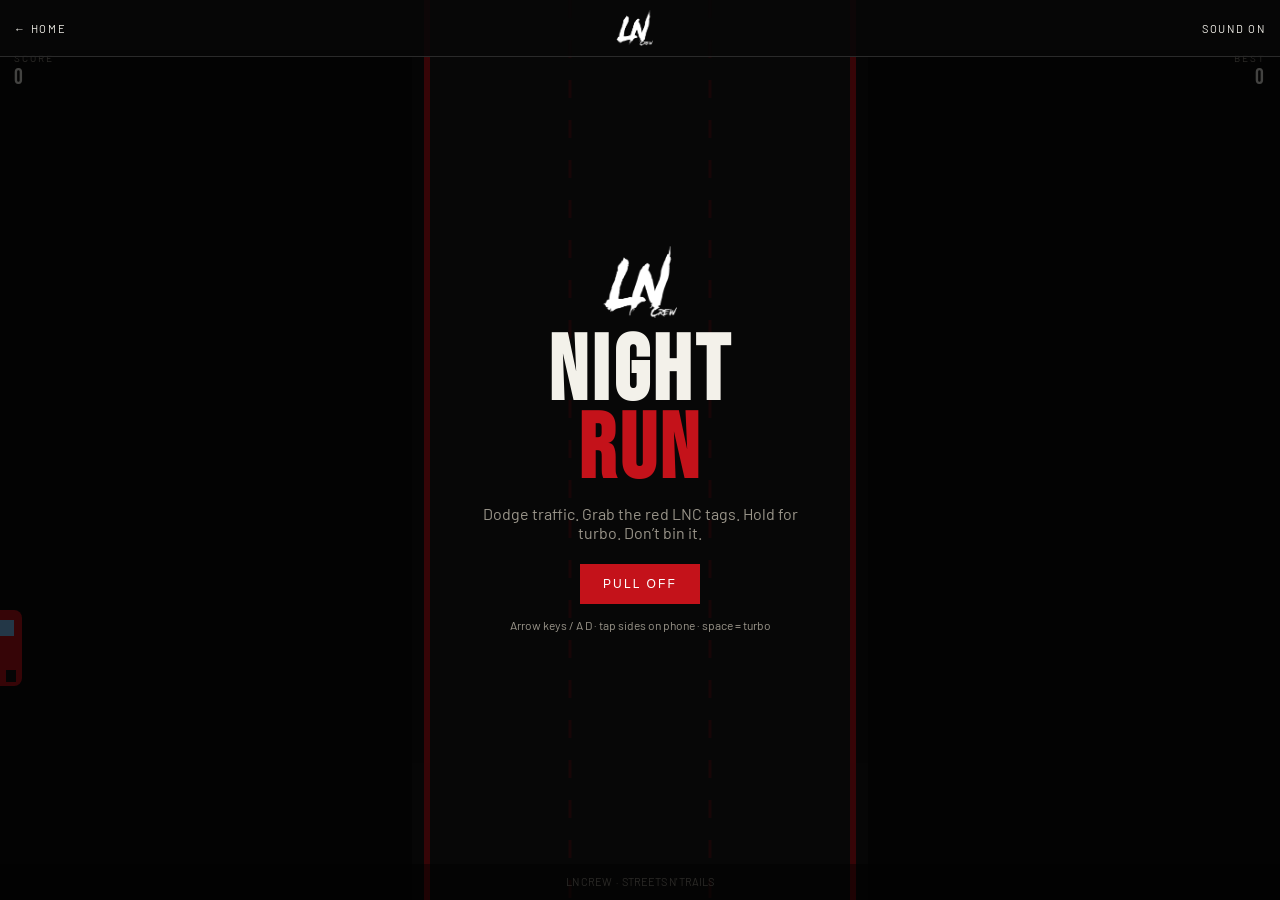
<file: game-nightrun.html>
<!DOCTYPE html>
<html lang="en">
<head>
  <meta charset="UTF-8" />
  <meta name="viewport" content="width=device-width, initial-scale=1, maximum-scale=1, user-scalable=no" />
  <title>NIGHT RUN — LN CREW</title>
  <link rel="icon" href="favicon.png" type="image/png" />
  <link rel="preconnect" href="https://fonts.googleapis.com" />
  <link rel="preconnect" href="https://fonts.gstatic.com" crossorigin />
  <link href="https://fonts.googleapis.com/css2?family=Bebas+Neue&family=Barlow:wght@500;600&display=swap" rel="stylesheet" />
  <style>
    :root { --bg:#070707; --red:#c4121a; --ink:#f3f1ea; --muted:#9a958a; }
    * { box-sizing: border-box; margin: 0; padding: 0; touch-action: none; }
    html, body { height: 100%; background: var(--bg); color: var(--ink); font-family: Barlow, sans-serif; overflow: hidden; }
    .bar {
      position: fixed; top: 0; left: 0; right: 0; z-index: 8;
      display: flex; align-items: center; justify-content: space-between;
      padding: 10px 14px; background: rgba(7,7,7,.88); border-bottom: 1px solid #2a2a2a;
    }
    .bar a { color: inherit; text-decoration: none; }
    .home-link { color: #9a958a; letter-spacing: .16em; font-size: 11px; text-transform: uppercase; }
    .home-link:hover { color: #fff; }
    .mark img { height: 36px; width: auto; display: block; }
    .overlay-logo { height: 72px; width: auto; margin: 0 auto 16px; display: block; }
    canvas { display: block; width: 100%; height: 100%; background: #070707; }
    #hud {
      position: fixed; left: 14px; right: 14px; top: 52px; z-index: 4;
      display: flex; justify-content: space-between; pointer-events: none;
      font-family: "Bebas Neue", Impact, sans-serif; letter-spacing: .08em; font-size: 22px;
    }
    #hud small { display: block; color: var(--muted); font-family: Barlow, sans-serif; font-size: 10px; letter-spacing: .2em; text-transform: uppercase; }
    #overlay {
      position: fixed; inset: 0; z-index: 6; display: flex; align-items: center; justify-content: center;
      background: rgba(0,0,0,.72); text-align: center; padding: 24px;
    }
    #overlay.hidden { display: none; }
    #overlay h1 { font-family: "Bebas Neue", Impact, sans-serif; font-size: clamp(48px, 14vw, 92px); line-height: .85; letter-spacing: .04em; }
    #overlay h1 em { font-style: normal; color: var(--red); }
    #overlay p { color: var(--muted); margin: 14px auto 22px; max-width: 340px; }
    .btn {
      display: inline-block; border: 1px solid #fff; color: #fff; background: var(--red); border-color: var(--red);
      padding: 12px 22px; letter-spacing: .18em; text-transform: uppercase; font-size: 12px; cursor: pointer;
    }
    .hint { margin-top: 16px; font-size: 12px; color: #6b675f; }
  </style>
</head>
<body>
  <div class="bar">
    <a class="home-link" href="https://lncrew.com/">← Home</a>
    <a class="mark" href="https://lncrew.com/" title="LN Crew home">
      <img src="images/ln-logo.png" alt="LN Crew" onerror="this.src='favicon.png'" />
    </a>
    <a class="home-link" href="#" id="muteBtn" style="text-align:right">Sound on</a>
  </div>
  <div id="hud">
    <div><small>Score</small><span id="score">0</span></div>
    <div style="text-align:right"><small>Best</small><span id="best">0</span></div>
  </div>
  <div id="overlay">
    <div>
      <img class="overlay-logo" src="images/ln-logo.png" alt="LN Crew" onerror="this.src='favicon.png'" />
      <h1>NIGHT<br /><em>RUN</em></h1>
      <p>Dodge traffic. Grab the red LNC tags. Hold for turbo. Don’t bin it.</p>
      <button class="btn" id="startBtn">Pull off</button>
      <p class="hint">Arrow keys / A D · tap sides on phone · space = turbo</p>
    </div>
  </div>
  <canvas id="c"></canvas>
  <script>
    const canvas = document.getElementById("c");
    const ctx = canvas.getContext("2d");
    const overlay = document.getElementById("overlay");
    const startBtn = document.getElementById("startBtn");
    const scoreEl = document.getElementById("score");
    const bestEl = document.getElementById("best");

    const sfx = {
      ctx: null,
      muted: false,
      engine: null,
      lastTurbo: false,
      unlock() {
        if (!this.ctx) this.ctx = new (window.AudioContext || window.webkitAudioContext)();
        if (this.ctx.state === "suspended") this.ctx.resume();
      },
      beep(freq, dur, type, gain) {
        if (this.muted || !this.ctx) return;
        const o = this.ctx.createOscillator();
        const g = this.ctx.createGain();
        o.type = type || "square";
        o.frequency.value = freq;
        g.gain.setValueAtTime(gain || 0.08, this.ctx.currentTime);
        g.gain.exponentialRampToValueAtTime(0.001, this.ctx.currentTime + dur);
        o.connect(g); g.connect(this.ctx.destination);
        o.start(); o.stop(this.ctx.currentTime + dur);
      },
      noise(dur, gain) {
        if (this.muted || !this.ctx) return;
        const n = this.ctx.createBufferSource();
        const buf = this.ctx.createBuffer(1, this.ctx.sampleRate * dur, this.ctx.sampleRate);
        const data = buf.getChannelData(0);
        for (let i = 0; i < data.length; i++) data[i] = Math.random() * 2 - 1;
        n.buffer = buf;
        const g = this.ctx.createGain();
        const f = this.ctx.createBiquadFilter();
        f.type = "lowpass"; f.frequency.value = 900;
        g.gain.setValueAtTime(gain || 0.12, this.ctx.currentTime);
        g.gain.exponentialRampToValueAtTime(0.001, this.ctx.currentTime + dur);
        n.connect(f); f.connect(g); g.connect(this.ctx.destination);
        n.start();
      },
      lane() { this.beep(220, 0.07, "square", 0.05); },
      pickup() { this.beep(660, 0.08, "square", 0.07); setTimeout(() => this.beep(880, 0.1, "square", 0.07), 50); },
      turbo() { this.beep(140, 0.18, "sawtooth", 0.06); this.noise(0.16, 0.08); },
      crash() { this.noise(0.35, 0.22); this.beep(90, 0.4, "sawtooth", 0.12); },
      startEngine() {
        if (this.muted || !this.ctx || this.engine) return;
        const o = this.ctx.createOscillator();
        const g = this.ctx.createGain();
        o.type = "sawtooth";
        o.frequency.value = 70;
        g.gain.value = 0.03;
        o.connect(g); g.connect(this.ctx.destination);
        o.start();
        this.engine = { o, g };
      },
      stopEngine() {
        if (!this.engine) return;
        try { this.engine.o.stop(); } catch (e) {}
        this.engine = null;
      }
    };

    let W = 0, H = 0, dpr = 1;
    function resize() {
      dpr = Math.min(window.devicePixelRatio || 1, 2);
      W = window.innerWidth;
      H = window.innerHeight;
      canvas.width = W * dpr;
      canvas.height = H * dpr;
      ctx.setTransform(dpr, 0, 0, dpr, 0, 0);
    }
    window.addEventListener("resize", resize);
    resize();

    const BEST_KEY = "lncrew_nightrun_best";
    let best = Number(localStorage.getItem(BEST_KEY) || 0);
    bestEl.textContent = String(best);

    const state = {
      running: false,
      over: false,
      t: 0,
      score: 0,
      speed: 7,
      roadOff: 0,
      lane: 1,
      targetLane: 1,
      x: 0,
      turbo: 0,
      cars: [],
      tags: [],
      sparks: [],
      keys: { left: false, right: false, turbo: false },
    };

    const LANES = 3;
    function laneX(i) {
      const roadW = Math.min(420, W * 0.72);
      const left = (W - roadW) / 2;
      return left + roadW * ((i + 0.5) / LANES);
    }
    function roadRect() {
      const roadW = Math.min(420, W * 0.72);
      return { left: (W - roadW) / 2, width: roadW };
    }

    function reset() {
      state.running = true;
      state.over = false;
      state.t = 0;
      state.score = 0;
      state.speed = 7;
      state.roadOff = 0;
      state.lane = 1;
      state.targetLane = 1;
      state.x = laneX(1);
      state.turbo = 0;
      state.cars = [];
      state.tags = [];
      state.sparks = [];
      scoreEl.textContent = "0";
      sfx.lastTurbo = false;
      sfx.startEngine();
    }

    function spawnCar() {
      const lane = Math.floor(Math.random() * LANES);
      const colors = ["#c4121a", "#2a2a2a", "#8a1a1a", "#3d3d3d", "#111"];
      state.cars.push({
        lane, y: -80, w: 42, h: 72,
        color: colors[Math.floor(Math.random() * colors.length)],
        speed: state.speed * (0.35 + Math.random() * 0.25),
      });
    }
    function spawnTag() {
      state.tags.push({
        lane: Math.floor(Math.random() * LANES),
        y: -40, r: 16, taken: false,
      });
    }

    function gameOver() {
      if (!state.running) return;
      state.running = false;
      state.over = true;
      sfx.stopEngine();
      sfx.crash();
      if (state.score > best) {
        best = state.score;
        localStorage.setItem(BEST_KEY, String(best));
        bestEl.textContent = String(best);
      }
      overlay.classList.remove("hidden");
      overlay.querySelector("h1").innerHTML = "YOU<br /><em>BINNED IT</em>";
      overlay.querySelector("p").textContent = "Score " + state.score + "  ·  Best " + best;
      startBtn.textContent = "Run it back";
    }

    function drawCar(x, y, w, h, color, player) {
      ctx.save();
      ctx.translate(x, y);
      ctx.fillStyle = "#000";
      ctx.fillRect(-w/2 + 4, -h/2 + 8, w - 8, h - 10);
      ctx.fillStyle = color;
      ctx.beginPath();
      ctx.roundRect(-w/2, -h/2, w, h, 8);
      ctx.fill();
      ctx.fillStyle = player ? "#7ec8ff" : "#223";
      ctx.fillRect(-w/2 + 8, -h/2 + 10, w - 16, 16);
      ctx.fillStyle = "#111";
      ctx.fillRect(-w/2 + 6, h/2 - 16, 10, 12);
      ctx.fillRect(w/2 - 16, h/2 - 16, 10, 12);
      if (player && state.turbo > 0) {
        ctx.fillStyle = "rgba(196,18,26,0.85)";
        ctx.beginPath();
        ctx.moveTo(-8, h/2);
        ctx.lineTo(0, h/2 + 18 + Math.random() * 10);
        ctx.lineTo(8, h/2);
        ctx.fill();
      }
      ctx.restore();
    }

    function loop(now) {
      requestAnimationFrame(loop);
      ctx.clearRect(0, 0, W, H);

      const road = roadRect();
      ctx.fillStyle = "#0b0b0b";
      ctx.fillRect(0, 0, W, H);
      ctx.fillStyle = "#141414";
      ctx.fillRect(road.left - 18, 0, road.width + 36, H);
      ctx.fillStyle = "#1a1a1a";
      ctx.fillRect(road.left, 0, road.width, H);

      if (state.running) {
        const boost = state.keys.turbo ? 1.7 : 1;
        if (state.keys.turbo) state.turbo = 12;
        else state.turbo = Math.max(0, state.turbo - 1);
        state.speed += 0.0018;
        const v = state.speed * boost;
        state.roadOff += v;
        state.t++;
        state.score += Math.floor(boost);
        if (state.t % 6 === 0) scoreEl.textContent = String(state.score);

        const prevLane = state.targetLane;
        if (state.keys.left) state.targetLane = Math.max(0, state.targetLane - 1);
        if (state.keys.right) state.targetLane = Math.min(LANES - 1, state.targetLane + 1);
        if (state.targetLane !== prevLane) sfx.lane();
        if (state.keys.turbo && !sfx.lastTurbo) sfx.turbo();
        sfx.lastTurbo = state.keys.turbo;
        if (sfx.engine) {
          sfx.engine.o.frequency.value = 70 + state.speed * 4 + (state.keys.turbo ? 40 : 0);
          sfx.engine.g.gain.value = sfx.muted ? 0 : (state.keys.turbo ? 0.05 : 0.03);
        }
        state.keys.left = false;
        state.keys.right = false;

        const tx = laneX(state.targetLane);
        state.x += (tx - state.x) * 0.22;
        state.lane = state.targetLane;

        if (state.t % Math.max(28, 70 - Math.floor(state.speed * 2)) === 0) spawnCar();
        if (state.t % 90 === 0) spawnTag();
      }

      ctx.save();
      ctx.strokeStyle = "#c4121a";
      ctx.globalAlpha = 0.35;
      ctx.lineWidth = 3;
      ctx.setLineDash([18, 22]);
      ctx.lineDashOffset = -state.roadOff;
      const mid1 = road.left + road.width / 3;
      const mid2 = road.left + road.width * 2 / 3;
      ctx.beginPath(); ctx.moveTo(mid1, 0); ctx.lineTo(mid1, H); ctx.stroke();
      ctx.beginPath(); ctx.moveTo(mid2, 0); ctx.lineTo(mid2, H); ctx.stroke();
      ctx.restore();

      ctx.fillStyle = "#c4121a";
      ctx.fillRect(road.left - 6, 0, 6, H);
      ctx.fillRect(road.left + road.width, 0, 6, H);

      const py = H * 0.72;
      const pw = 44, ph = 76;

      for (const car of state.cars) {
        if (state.running) car.y += state.speed * 0.55;
        drawCar(laneX(car.lane), car.y, car.w, car.h, car.color, false);
        if (state.running) {
          const dx = Math.abs(state.x - laneX(car.lane));
          const dy = Math.abs(py - car.y);
          if (dx < 34 && dy < 64) gameOver();
        }
      }
      state.cars = state.cars.filter(c => c.y < H + 90);

      for (const tag of state.tags) {
        if (state.running) tag.y += state.speed * 0.7;
        ctx.save();
        ctx.translate(laneX(tag.lane), tag.y);
        ctx.fillStyle = "#c4121a";
        ctx.beginPath();
        ctx.arc(0, 0, 15, 0, Math.PI * 2);
        ctx.fill();
        ctx.fillStyle = "#fff";
        ctx.font = "bold 9px Barlow";
        ctx.textAlign = "center";
        ctx.textBaseline = "middle";
        ctx.fillText("LNC", 0, 1);
        ctx.restore();
        if (state.running) {
          const dx = Math.abs(state.x - laneX(tag.lane));
          const dy = Math.abs(py - tag.y);
          if (dx < 28 && dy < 36) {
            tag.taken = true;
            state.score += 50;
            scoreEl.textContent = String(state.score);
            sfx.pickup();
          }
        }
      }
      state.tags = state.tags.filter(t => !t.taken && t.y < H + 40);

      drawCar(state.x, py, pw, ph, "#c4121a", true);

      ctx.fillStyle = "rgba(0,0,0,0.45)";
      ctx.fillRect(0, H - 36, W, 36);
      ctx.fillStyle = "#9a958a";
      ctx.font = "11px Barlow";
      ctx.textAlign = "center";
      ctx.fillText("LN CREW  ·  STREETS N' TRAILS", W / 2, H - 14);
    }
    requestAnimationFrame(loop);

    startBtn.addEventListener("click", () => {
      sfx.unlock();
      overlay.classList.add("hidden");
      reset();
    });

    document.getElementById("muteBtn").addEventListener("click", (e) => {
      e.preventDefault();
      sfx.muted = !sfx.muted;
      e.currentTarget.textContent = sfx.muted ? "Sound off" : "Sound on";
      if (sfx.muted) sfx.stopEngine();
      else if (state.running) { sfx.unlock(); sfx.startEngine(); }
    });

    window.addEventListener("keydown", (e) => {
      sfx.unlock();
      if (e.code === "ArrowLeft" || e.code === "KeyA") { state.keys.left = true; e.preventDefault(); }
      if (e.code === "ArrowRight" || e.code === "KeyD") { state.keys.right = true; e.preventDefault(); }
      if (e.code === "Space" || e.code === "ArrowUp") { state.keys.turbo = true; e.preventDefault(); }
      if ((e.code === "Enter" || e.code === "Space") && !state.running) {
        overlay.classList.add("hidden");
        reset();
      }
    });
    window.addEventListener("keyup", (e) => {
      if (e.code === "Space" || e.code === "ArrowUp") state.keys.turbo = false;
    });

    let touchX = null;
    canvas.addEventListener("pointerdown", (e) => {
      touchX = e.clientX;
      if (!state.running && !overlay.classList.contains("hidden")) return;
      if (e.clientY < H * 0.35) state.keys.turbo = true;
      else if (e.clientX < W * 0.5) state.keys.left = true;
      else state.keys.right = true;
    });
    canvas.addEventListener("pointerup", () => { state.keys.turbo = false; });
    canvas.addEventListener("pointercancel", () => { state.keys.turbo = false; });
  </script>
</body>
</html>
</file>
<file: css/style.css>
:root {
  --bg: #070707;
  --bg-2: #101010;
  --panel: #141414;
  --ink: #f3f1ea;
  --muted: #9a958a;
  --line: #2a2a2a;
  --red: #c4121a;
  --red-hot: #e31b24;
}

* {
  box-sizing: border-box;
  margin: 0;
  padding: 0;
}

html {
  scroll-behavior: smooth;
}

body {
  background: var(--bg);
  color: var(--ink);
  font-family: "Barlow", "Helvetica Neue", Arial, sans-serif;
  font-size: 16px;
  line-height: 1.5;
  min-height: 100vh;
}

img {
  max-width: 100%;
  display: block;
}

a {
  color: inherit;
  text-decoration: none;
}

.wrap {
  width: min(1080px, calc(100% - 40px));
  margin: 0 auto;
}

/* NAV */
.nav {
  position: sticky;
  top: 0;
  z-index: 20;
  background: rgba(7, 7, 7, 0.92);
  border-bottom: 1px solid var(--line);
  backdrop-filter: blur(10px);
}

.nav-inner {
  display: flex;
  align-items: center;
  justify-content: space-between;
  height: 64px;
}

.wordmark {
  font-family: "Bebas Neue", Impact, sans-serif;
  letter-spacing: 0.16em;
  font-size: 1.35rem;
}

.wordmark span {
  color: var(--red);
}

.nav a.nav-link {
  color: var(--muted);
  font-size: 0.78rem;
  letter-spacing: 0.18em;
  text-transform: uppercase;
  margin-left: 22px;
}

.nav a.nav-link:hover {
  color: var(--ink);
}

.nav-links {
  display: flex;
  align-items: center;
}

/* HERO */
.hero {
  position: relative;
  padding: 88px 0 72px;
  overflow: hidden;
  border-bottom: 1px solid var(--line);
}

.hero::before {
  content: "";
  position: absolute;
  inset: 0;
  background:
    radial-gradient(ellipse at 20% 0%, rgba(196, 18, 26, 0.18), transparent 46%),
    linear-gradient(180deg, #0c0c0c 0%, #070707 100%);
  pointer-events: none;
}

.hero-grid {
  position: relative;
  display: grid;
  gap: 28px;
}

.kicker {
  color: var(--red);
  font-size: 0.72rem;
  letter-spacing: 0.32em;
  text-transform: uppercase;
}

.hero h1 {
  font-family: "Bebas Neue", Impact, sans-serif;
  font-size: clamp(4.4rem, 16vw, 9.5rem);
  line-height: 0.82;
  letter-spacing: 0.04em;
}

.hero h1 em {
  font-style: normal;
  color: var(--red);
}

.tag {
  max-width: 420px;
  color: var(--muted);
  font-size: 1.05rem;
}

.actions {
  display: flex;
  flex-wrap: wrap;
  gap: 12px;
  margin-top: 8px;
}

.btn {
  display: inline-flex;
  align-items: center;
  justify-content: center;
  min-height: 44px;
  padding: 0 18px;
  border: 1px solid var(--ink);
  font-size: 0.75rem;
  letter-spacing: 0.16em;
  text-transform: uppercase;
}

.btn-solid {
  background: var(--red);
  border-color: var(--red);
  color: #fff;
}

.btn-solid:hover {
  background: var(--red-hot);
}

.btn-ghost:hover {
  background: #fff;
  color: #000;
}

.meta-row {
  display: flex;
  flex-wrap: wrap;
  gap: 18px 28px;
  color: var(--muted);
  font-size: 0.78rem;
  letter-spacing: 0.12em;
  text-transform: uppercase;
  margin-top: 18px;
}

/* SECTIONS */
section {
  padding: 72px 0;
  border-bottom: 1px solid var(--line);
}

.sec-label {
  font-size: 0.72rem;
  letter-spacing: 0.28em;
  text-transform: uppercase;
  color: var(--red);
  margin-bottom: 14px;
}

h2 {
  font-family: "Bebas Neue", Impact, sans-serif;
  font-size: clamp(2.2rem, 6vw, 3.6rem);
  letter-spacing: 0.06em;
  line-height: 0.95;
  margin-bottom: 16px;
}

.lede {
  max-width: 560px;
  color: var(--muted);
}

.cards {
  display: grid;
  grid-template-columns: repeat(3, 1fr);
  gap: 16px;
  margin-top: 36px;
}

.card {
  background: var(--panel);
  border: 1px solid var(--line);
  padding: 22px;
  min-height: 180px;
}

.card h3 {
  font-family: "Bebas Neue", Impact, sans-serif;
  font-size: 1.6rem;
  letter-spacing: 0.08em;
  margin-bottom: 8px;
}

.card p {
  color: var(--muted);
  font-size: 0.95rem;
}

.placeholder {
  border: 1px dashed #3a3a3a;
  background:
    repeating-linear-gradient(
      -45deg,
      #121212,
      #121212 8px,
      #161616 8px,
      #161616 16px
    );
  min-height: 280px;
  display: grid;
  place-items: center;
  color: #6b675f;
  letter-spacing: 0.2em;
  text-transform: uppercase;
  font-size: 0.72rem;
  margin-top: 28px;
}

.shop-note {
  margin-top: 18px;
  color: var(--muted);
}

.links {
  display: grid;
  gap: 10px;
  margin-top: 24px;
  max-width: 420px;
}

.links a {
  display: flex;
  justify-content: space-between;
  align-items: center;
  border: 1px solid var(--line);
  padding: 14px 16px;
  background: var(--bg-2);
}

.links a:hover {
  border-color: #fff;
}

.footer {
  padding: 28px 0 40px;
  color: var(--muted);
  font-size: 0.78rem;
  letter-spacing: 0.08em;
  text-transform: uppercase;
  display: flex;
  justify-content: space-between;
  gap: 12px;
  flex-wrap: wrap;
}

@media (max-width: 800px) {
  .nav-links .hide-sm {
    display: none;
  }

  .cards {
    grid-template-columns: 1fr;
  }

  section,
  .hero {
    padding-top: 56px;
    padding-bottom: 56px;
  }
}
.hero-grid {
  grid-template-columns: 1.1fr 1fr;
  align-items: center;
  gap: 20px;
}

.hero-pic {
  width: 100%;
  max-width: 520px;
  justify-self: end;
}

@media (max-width: 800px) {
  .hero-grid {
    grid-template-columns: 1fr;
  }

  .hero-pic {
    justify-self: center;
    max-width: 320px;
  }
}

.wordmark img {
  height: 36px;
  width: auto;
  display: block;
}
</file>
